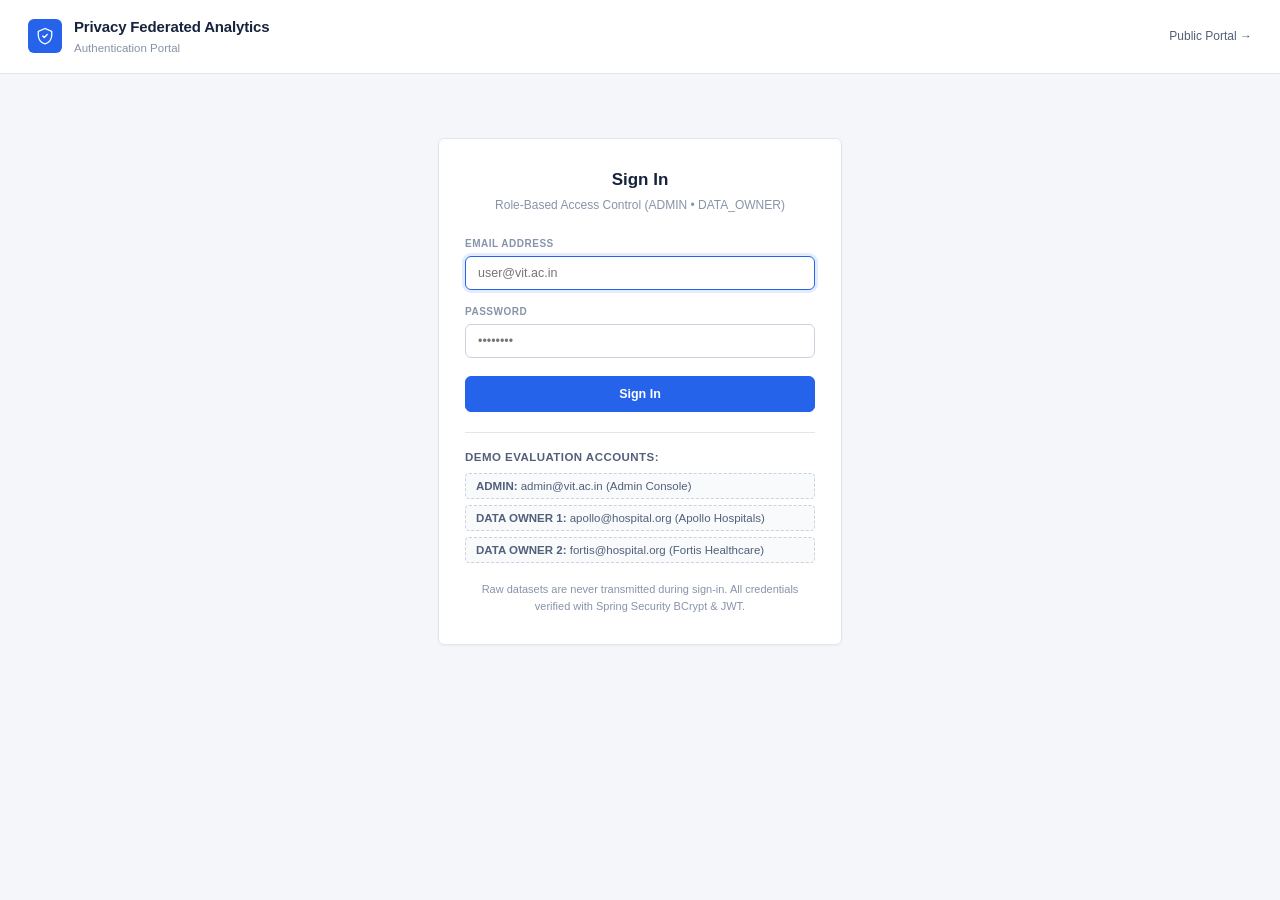
<file: backend/src/main/resources/static/admin-dashboard.html>
<!DOCTYPE html>
<html lang="en">
<head>
<meta charset="UTF-8" />
<meta name="viewport" content="width=device-width, initial-scale=1.0" />
<title>Administrator Dashboard — Privacy-Preserving Federated Analytics</title>
<link rel="stylesheet" href="css/org-portal.css" />
<style>
  .nav-tabs {
    display: flex; gap: 8px; border-bottom: 1px solid var(--border);
    margin-bottom: 20px; flex-wrap: wrap;
  }
  .nav-tab {
    padding: 10px 16px; font-weight: 600; font-size: 13px;
    color: var(--text-1); cursor: pointer; border-bottom: 2px solid transparent;
  }
  .nav-tab.active {
    color: var(--accent); border-bottom-color: var(--accent);
  }
  .search-filter-bar {
    display: flex; gap: 10px; align-items: center; margin-bottom: 14px; flex-wrap: wrap;
  }
  .pagination-bar {
    display: flex; justify-content: space-between; align-items: center;
    margin-top: 14px; font-size: 12px; color: var(--text-2);
  }
  .pagination-btns { display: flex; gap: 6px; }
  .pagination-btns button {
    padding: 4px 10px; border: 1px solid var(--border-strong);
    background: #fff; border-radius: 4px; cursor: pointer;
  }
  .pagination-btns button:disabled { opacity: 0.4; cursor: not-allowed; }
  .modal-overlay {
    position: fixed; inset: 0; background: rgba(15,23,42,0.6);
    display: flex; align-items: center; justify-content: center;
    z-index: 1000;
  }
  .modal-box {
    background: #fff; border-radius: 8px; padding: 24px;
    max-width: 480px; width: 90%; box-shadow: 0 10px 25px rgba(0,0,0,0.15);
  }
</style>
</head>
<body>

<header>
  <div class="brand">
    <div class="brand-icon" style="background:#7c3aed;">
      <svg width="18" height="18" viewBox="0 0 24 24" fill="none">
        <path d="M12 15a3 3 0 100-6 3 3 0 000 6z" stroke="currentColor" stroke-width="2"/>
        <path d="M19.4 15a1.65 1.65 0 00.33 1.82l.06.06a2 2 0 010 2.83 2 2 0 01-2.83 0l-.06-.06a1.65 1.65 0 00-1.82-.33 1.65 1.65 0 00-1 1.51V21a2 2 0 01-2 2 2 2 0 01-2-2v-.09A1.65 1.65 0 009 19.4a1.65 1.65 0 00-1.82.33l-.06.06a2 2 0 01-2.83 0 2 2 0 010-2.83l.06-.06a1.65 1.65 0 00.33-1.82 1.65 1.65 0 00-1.51-1H3a2 2 0 01-2-2 2 2 0 012-2h.09A1.65 1.65 0 004.6 9a1.65 1.65 0 00-.33-1.82l-.06-.06a2 2 0 010-2.83 2 2 0 012.83 0l.06.06a1.65 1.65 0 001.82.33H9a1.65 1.65 0 001-1.51V3a2 2 0 012-2 2 2 0 012 2v.09a1.65 1.65 0 001 1.51 1.65 1.65 0 001.82-.33l.06-.06a2 2 0 012.83 0 2 2 0 010 2.83l-.06.06a1.65 1.65 0 00-.33 1.82V9a1.65 1.65 0 001.51 1H21a2 2 0 012 2 2 2 0 01-2 2h-.09a1.65 1.65 0 00-1.51 1z" stroke="currentColor" stroke-width="2"/>
      </svg>
    </div>
    <div>
      <div class="brand-title">Admin Console</div>
      <div class="brand-sub">Federated Network Management &bull; VIT Database Systems</div>
    </div>
  </div>
  <div class="header-right">
    <a href="index.html" style="font-size:12px; color:var(--text-1); text-decoration:none; margin-right:12px;">Public Portal</a>
    <div class="user-pill">
      <span class="user-avatar" id="adminAvatar" style="background:#7c3aed; color:#fff;">A</span>
      <span id="adminName">Admin</span>
      <span class="role-tag" style="background:#f3e8ff; color:#7c3aed;">ADMIN</span>
    </div>
    <button class="btn-logout" onclick="adminLogout()">Log out</button>
  </div>
</header>

<main>

  <div class="nav-tabs">
    <div class="nav-tab active" data-roles="ADMIN" onclick="switchTab('tabOverview', this)">Overview &amp; Metrics</div>
    <div class="nav-tab" data-roles="ADMIN" onclick="switchTab('tabViews', this)">Database Views (PostgreSQL)</div>
    <div class="nav-tab" data-roles="ADMIN" onclick="switchTab('tabUsers', this)">User Management</div>
    <div class="nav-tab" data-roles="ADMIN" onclick="switchTab('tabDatabases', this)">Databases &amp; Orgs</div>
    <div class="nav-tab" data-roles="ADMIN" onclick="switchTab('tabContributions', this)">Global Contributions</div>
    <div class="nav-tab" data-roles="ADMIN" onclick="switchTab('tabFederated', this)">Federated Runs</div>
    <div class="nav-tab" data-roles="ADMIN" onclick="switchTab('tabAudit', this)">Audit Logs (Triggers)</div>
  </div>

  <div id="dashboardNotice" class="alert error" style="display:none; margin-bottom:14px;"></div>

  <!-- TAB 1: OVERVIEW -->
  <section id="tabOverview" data-roles="ADMIN">
    <div class="section-title">PostgreSQL Database System Aggregates</div>
    <div class="cards-grid" style="grid-template-columns: repeat(4, 1fr); margin-bottom:20px;">
      <div class="card metric-card">
        <div class="label">Total Users</div>
        <div class="value" id="statUsers">—</div>
        <div class="sub" id="statDataOwners">— data owners</div>
      </div>
      <div class="card metric-card">
        <div class="label">Registered Databases</div>
        <div class="value" id="statDatabases">—</div>
        <div class="sub" id="statActiveDbs">— active nodes</div>
      </div>
      <div class="card metric-card">
        <div class="label">Total Contributions</div>
        <div class="value" id="statContributions">—</div>
        <div class="sub" id="statRecords">— records protected</div>
      </div>
      <div class="card metric-card">
        <div class="label">Global Privacy Spent (&epsilon;)</div>
        <div class="value" id="statPrivacySpent" style="color:var(--amber);">—</div>
        <div class="sub">Cumulative RDP expenditure</div>
      </div>
    </div>

    <div class="cards-grid" style="grid-template-columns: repeat(4, 1fr); margin-bottom:20px;">
      <div class="card metric-card">
        <div class="label">Global Protected Sum</div>
        <div class="value" id="statNoisySum">—</div>
        <div class="sub">Aggregated noisy sums</div>
      </div>
      <div class="card metric-card">
        <div class="label">Global Protected Mean</div>
        <div class="value" id="statMean" style="color:var(--accent);">—</div>
        <div class="sub">Protected federated average</div>
      </div>
      <div class="card metric-card">
        <div class="label">Avg Anomaly Rate</div>
        <div class="value" id="statAvgAnomaly">—</div>
        <div class="sub">Z-score detected outliers</div>
      </div>
      <div class="card metric-card">
        <div class="label">Record Range (Min - Max)</div>
        <div class="value small" id="statRecordRange">—</div>
        <div class="sub" id="statDatasets">— registered datasets</div>
      </div>
    </div>

    <!-- QUICK ACTIONS -->
    <div class="card" style="margin-top:20px;">
      <div style="font-weight:700; margin-bottom:10px;">Central Federated Aggregation Trigger</div>
      <p style="font-size:12px; color:var(--text-1); margin-top:0;">
        Executes central federated synthesis across all contributing nodes without accessing raw records.
        Saves the resulting execution run and M:N participation details into PostgreSQL.
      </p>
      <button class="btn-primary" onclick="triggerCentralFederatedRun()">Execute Global Federated Aggregation Run</button>
      <span id="runResultMsg" style="margin-left:14px; font-size:12px; color:var(--green); font-weight:600;"></span>
    </div>
  </section>

  <!-- TAB 2: POSTGRESQL VIEWS -->
  <section id="tabViews" data-roles="ADMIN" style="display:none;">
    <div class="section-title">Database View: v_organization_contribution_summary</div>
    <div class="search-filter-bar">
      <input type="text" id="viewSearch" placeholder="Search organization view…" oninput="loadViews(0)" style="padding:6px 12px; border:1px solid var(--border-strong); border-radius:4px; font-size:12px;" />
      <button class="btn-secondary" onclick="loadViews(0)">Refresh View</button>
    </div>
    <div class="table-wrap">
      <table>
        <thead>
          <tr>
            <th>Organization</th>
            <th>Identifier</th>
            <th>Owner</th>
            <th>Contributions</th>
            <th>Protected Records</th>
            <th>Noisy Sum</th>
            <th>Budget Spent (&epsilon;)</th>
            <th>Remaining (&epsilon;)</th>
            <th>Avg Anomaly Rate</th>
            <th>Last Contributed</th>
          </tr>
        </thead>
        <tbody id="viewsBody"></tbody>
      </table>
    </div>
    <div class="pagination-bar" id="viewPagination">
      <span id="viewPageInfo">Page 1 of 1</span>
      <div class="pagination-btns">
        <button id="btnPrevView" onclick="changeViewPage(-1)">Previous</button>
        <button id="btnNextView" onclick="changeViewPage(1)">Next</button>
      </div>
    </div>
  </section>

  <!-- TAB 3: USER MANAGEMENT -->
  <section id="tabUsers" data-roles="ADMIN" style="display:none;">
    <div style="display:flex; justify-content:space-between; align-items:center; margin-bottom:12px;">
      <div class="section-title" style="margin-bottom:0;">User Management (CRUD)</div>
      <button class="btn-primary" onclick="openCreateUserModal()">+ Create User</button>
    </div>
    <div class="search-filter-bar">
      <input type="text" id="userSearch" placeholder="Search by name or email…" oninput="loadUsers(0)" style="padding:6px 12px; border:1px solid var(--border-strong); border-radius:4px; font-size:12px;" />
      <select id="userRoleFilter" onchange="loadUsers(0)">
        <option value="">All Roles</option>
        <option value="ADMIN">ADMIN</option>
        <option value="DATA_OWNER">DATA_OWNER</option>
        <option value="RESEARCHER">RESEARCHER</option>
      </select>
      <select id="userActiveFilter" onchange="loadUsers(0)">
        <option value="">All Statuses</option>
        <option value="true">Active</option>
        <option value="false">Inactive</option>
      </select>
    </div>
    <div class="table-wrap">
      <table>
        <thead>
          <tr>
            <th>ID</th>
            <th>Full Name</th>
            <th>Email</th>
            <th>Role</th>
            <th>Status</th>
            <th>Created At</th>
            <th>Actions</th>
          </tr>
        </thead>
        <tbody id="usersBody"></tbody>
      </table>
    </div>
    <div class="pagination-bar">
      <span id="userPageInfo">Page 1 of 1</span>
      <div class="pagination-btns">
        <button id="btnPrevUser" onclick="changeUserPage(-1)">Previous</button>
        <button id="btnNextUser" onclick="changeUserPage(1)">Next</button>
      </div>
    </div>
  </section>

  <!-- TAB 4: DATABASES -->
  <section id="tabDatabases" data-roles="ADMIN" style="display:none;">
    <div class="section-title">Registered Federated Databases (CRUD)</div>
    <div class="search-filter-bar">
      <input type="text" id="dbSearch" placeholder="Search database identifier or org…" oninput="loadDatabases(0)" style="padding:6px 12px; border:1px solid var(--border-strong); border-radius:4px; font-size:12px;" />
      <select id="dbActiveFilter" onchange="loadDatabases(0)">
        <option value="">All Statuses</option>
        <option value="true">Active</option>
        <option value="false">Inactive</option>
      </select>
    </div>
    <div class="table-wrap">
      <table>
        <thead>
          <tr>
            <th>ID</th>
            <th>Organization</th>
            <th>DB Identifier</th>
            <th>Owner Email</th>
            <th>Budget (&epsilon;)</th>
            <th>Spent (&epsilon;)</th>
            <th>Status</th>
            <th>Registered At</th>
            <th>Actions</th>
          </tr>
        </thead>
        <tbody id="databasesBody"></tbody>
      </table>
    </div>
    <div class="pagination-bar">
      <span id="dbPageInfo">Page 1 of 1</span>
      <div class="pagination-btns">
        <button id="btnPrevDb" onclick="changeDbPage(-1)">Previous</button>
        <button id="btnNextDb" onclick="changeDbPage(1)">Next</button>
      </div>
    </div>
  </section>

  <!-- TAB 5: GLOBAL CONTRIBUTIONS -->
  <section id="tabContributions" data-roles="ADMIN" style="display:none;">
    <div class="section-title">All Submitted Differential Privacy Contributions</div>
    <div class="search-filter-bar">
      <input type="text" id="globalContribSearch" placeholder="Search contributions by org or database…" oninput="loadGlobalContributions(0)" style="padding:6px 12px; border:1px solid var(--border-strong); border-radius:4px; font-size:12px;" />
    </div>
    <div class="table-wrap">
      <table>
        <thead>
          <tr>
            <th>ID</th>
            <th>Organization</th>
            <th>Database</th>
            <th>Records</th>
            <th>Noisy Sum</th>
            <th>&epsilon;</th>
            <th>Noise &sigma;</th>
            <th>Bounds</th>
            <th>Anomaly Rate</th>
            <th>Submitted At</th>
            <th>Actions</th>
          </tr>
        </thead>
        <tbody id="globalContribBody"></tbody>
      </table>
    </div>
    <div class="pagination-bar">
      <span id="contribPageInfo">Page 1 of 1</span>
      <div class="pagination-btns">
        <button id="btnPrevContrib" onclick="changeGlobalContribPage(-1)">Previous</button>
        <button id="btnNextContrib" onclick="changeGlobalContribPage(1)">Next</button>
      </div>
    </div>
  </section>

  <!-- TAB 6: FEDERATED RUNS -->
  <section id="tabFederated" data-roles="ADMIN,RESEARCHER" style="display:none;">
    <div class="section-title">Historical Federated Computation Runs</div>
    <div class="card" style="margin-bottom:16px;">
      <form id="federatedRunForm" onsubmit="startFederatedRun(event)" style="display:flex; gap:10px; align-items:end; flex-wrap:wrap;">
        <div class="field-group">
          <label for="runMetric">Supported aggregate</label>
          <select id="runMetric">
            <option value="overall">Overall protected mean</option>
          </select>
        </div>
        <button class="btn-primary" id="startRunButton" type="submit">Start Federated Run</button>
        <span id="federatedRunMessage" role="status" aria-live="polite"></span>
      </form>
    </div>
    <div class="table-wrap">
      <table>
        <thead>
          <tr>
            <th>Run ID</th>
            <th>Metric</th>
            <th>Orgs Participated</th>
            <th>Contributions</th>
            <th>Protected Records</th>
            <th>Aggregated Noisy Sum</th>
            <th>Global Mean</th>
            <th>Executed By</th>
            <th>Executed At</th>
          </tr>
        </thead>
        <tbody id="fedRunsBody"></tbody>
      </table>
    </div>
    <div class="pagination-bar">
      <span id="fedRunsPageInfo">Page 1 of 1</span>
      <div class="pagination-btns">
        <button id="btnPrevRuns" onclick="changeRunsPage(-1)">Previous</button>
        <button id="btnNextRuns" onclick="changeRunsPage(1)">Next</button>
      </div>
    </div>
  </section>

  <!-- TAB 7: AUDIT LOGS -->
  <section id="tabAudit" data-roles="ADMIN" style="display:none;">
    <div class="section-title">Security &amp; Automated Trigger Audit Log</div>
    <div class="search-filter-bar">
      <input type="text" id="auditSearch" placeholder="Search by email or details…" oninput="loadAuditLogs(0)" style="padding:6px 12px; border:1px solid var(--border-strong); border-radius:4px; font-size:12px;" />
      <select id="auditActionFilter" onchange="loadAuditLogs(0)">
        <option value="">All Actions</option>
        <option value="CONTRIBUTION_SUBMITTED">CONTRIBUTION_SUBMITTED (Trigger)</option>
        <option value="CONTRIBUTION_DELETED">CONTRIBUTION_DELETED (Trigger)</option>
        <option value="LOGIN_SUCCESS">LOGIN_SUCCESS</option>
        <option value="SYSTEM_BOOTSTRAP">SYSTEM_BOOTSTRAP</option>
      </select>
      <label for="auditStartDate">From</label>
      <input type="date" id="auditStartDate" onchange="loadAuditLogs(0)" />
      <label for="auditEndDate">To</label>
      <input type="date" id="auditEndDate" onchange="loadAuditLogs(0)" />
    </div>
    <div class="table-wrap">
      <table>
        <thead>
          <tr>
            <th>ID</th>
            <th>Action</th>
            <th>Entity</th>
            <th>User</th>
            <th>IP Address</th>
            <th>Details</th>
            <th>Status</th>
            <th>Timestamp</th>
          </tr>
        </thead>
        <tbody id="auditBody"></tbody>
      </table>
    </div>
    <div class="pagination-bar">
      <span id="auditPageInfo">Page 1 of 1</span>
      <div class="pagination-btns">
        <button id="btnPrevAudit" onclick="changeAuditPage(-1)">Previous</button>
        <button id="btnNextAudit" onclick="changeAuditPage(1)">Next</button>
      </div>
    </div>
  </section>

</main>

<!-- CREATE USER MODAL -->
<div class="modal-overlay" id="createUserModal" style="display:none;">
  <div class="modal-box">
    <div style="font-weight:700; margin-bottom:12px;">Create New User Account</div>
    <div class="field-group" style="margin-bottom:10px;">
      <label>Full Name</label>
      <input type="text" id="newUserFullName" style="width:100%;" />
    </div>
    <div class="field-group" style="margin-bottom:10px;">
      <label>Email</label>
      <input type="email" id="newUserEmail" style="width:100%;" />
    </div>
    <div class="field-group" style="margin-bottom:10px;">
      <label>Password</label>
      <input type="password" id="newUserPassword" style="width:100%;" />
    </div>
    <div class="field-group" style="margin-bottom:16px;">
      <label>Role</label>
      <select id="newUserRole" style="width:100%;">
        <option value="DATA_OWNER">DATA_OWNER</option>
        <option value="RESEARCHER">RESEARCHER</option>
        <option value="ADMIN">ADMIN</option>
      </select>
    </div>
    <div class="alert error" id="newUserError" style="display:none; margin-bottom:12px;"></div>
    <div style="display:flex; justify-content:flex-end; gap:8px;">
      <button class="btn-secondary" onclick="closeCreateUserModal()">Cancel</button>
      <button class="btn-primary" onclick="submitCreateUser()">Create User</button>
    </div>
  </div>
</div>

<script src="js/org-portal.js"></script>
<script>
  const adminSession = OrgAuth.getSession();
  if (!adminSession || !adminSession.token) {
    window.location.href = 'org-login.html';
  } else if (adminSession.role === 'DATA_OWNER') {
    window.location.href = 'org-dashboard.html';
  } else if (adminSession.role === 'RESEARCHER') {
    window.location.href = 'researcher-dashboard.html';
  } else if (adminSession.role !== 'ADMIN') {
    window.location.href = 'org-login.html';
  } else {
    document.getElementById('adminName').textContent = adminSession.fullName || adminSession.email;
    document.querySelector('.brand-title').textContent =
      'Admin Console';
    document.querySelector('.brand-sub').textContent = 'Federated Network Management • VIT Database Systems';
    document.querySelector('.role-tag').textContent = adminSession.role;
    document.querySelectorAll('[data-roles]').forEach(element => {
      const roles = element.dataset.roles.split(',');
      if (!roles.includes(adminSession.role)) element.style.display = 'none';
    });
  }

  function adminLogout() {
    OrgAuth.logout();
  }

  function setDashboardNotice(message, isError = true) {
    const el = document.getElementById('dashboardNotice');
    if (!el) return;
    el.textContent = message || '';
    el.style.display = message ? 'block' : 'none';
    el.classList.toggle('error', isError);
    el.classList.toggle('success', !isError);
  }

  function switchTab(tabId, tabElement) {
    const section = document.getElementById(tabId);
    if (!section || !section.dataset.roles.split(',').includes(adminSession.role)) {
      setDashboardNotice('Access denied. This section is not available to your role.');
      return;
    }
    setDashboardNotice('');
    document.querySelectorAll('main > section').forEach(sec => sec.style.display = 'none');
    document.querySelectorAll('.nav-tab').forEach(tab => tab.classList.remove('active'));
    section.style.display = 'block';
    if (tabElement) tabElement.classList.add('active');

    if (tabId === 'tabOverview') loadOverview();
    if (tabId === 'tabViews') loadViews(0);
    if (tabId === 'tabUsers') loadUsers(0);
    if (tabId === 'tabDatabases') loadDatabases(0);
    if (tabId === 'tabContributions') loadGlobalContributions(0);
    if (tabId === 'tabFederated') loadFederatedRuns(0);
    if (tabId === 'tabAudit') loadAuditLogs(0);
  }

  async function authFetch(url, options = {}) {
    options.headers = options.headers || {};
    options.headers['Authorization'] = `Bearer ${adminSession.token}`;
    const res = await fetch(url, options);
    OrgAuth.handleAuthFailure(res, 'The server rejected the authentication request.');
    if (res.status === 403) {
      const message = 'Access denied. You do not have permission for this action.';
      setDashboardNotice(message, true);
      throw new Error(message);
    }
    return res;
  }

  // OVERVIEW
  async function loadOverview() {
    try {
      const res = await authFetch('/api/admin/status');
      const data = await res.json();
      document.getElementById('statUsers').textContent = data.totalUsers;
      document.getElementById('statDataOwners').textContent = `${data.totalDataOwners} data owners`;
      document.getElementById('statDatabases').textContent = data.totalOrganizations;
      document.getElementById('statActiveDbs').textContent = `${data.activeOrganizations} active nodes`;
      document.getElementById('statContributions').textContent = data.totalContributions;
      document.getElementById('statRecords').textContent = `${Number(data.totalProtectedRecords).toLocaleString()} records protected`;
      document.getElementById('statPrivacySpent').textContent = Number(data.totalPrivacySpent || 0).toFixed(4);
      document.getElementById('statNoisySum').textContent = Number(data.globalNoisySum || 0).toLocaleString(undefined, { maximumFractionDigits: 2 });
      document.getElementById('statMean').textContent = Number(data.globalProtectedMean || 0).toFixed(4);
      document.getElementById('statAvgAnomaly').textContent = ((data.avgAnomalyRate || 0) * 100).toFixed(2) + '%';
      document.getElementById('statRecordRange').textContent = `${data.minRecords} - ${data.maxRecords}`;
      document.getElementById('statDatasets').textContent = `${data.totalDatasets} registered datasets`;
    } catch (e) {
      console.error(e);
    }
  }

  async function triggerCentralFederatedRun() {
    const msg = document.getElementById('runResultMsg');
    await createFederatedRun('overall', msg);
  }

  async function startFederatedRun(event) {
    event.preventDefault();
    const button = document.getElementById('startRunButton');
    button.disabled = true;
    try {
      await createFederatedRun(document.getElementById('runMetric').value, document.getElementById('federatedRunMessage'));
    } finally {
      button.disabled = false;
    }
  }

  async function createFederatedRun(metric, messageElement) {
    messageElement.textContent = 'Executing federated computation…';
    try {
      const res = await authFetch(`/api/analytics/results/runs?metric=${encodeURIComponent(metric)}`, { method: 'POST' });
      const data = await res.json();
      messageElement.textContent =
        `Completed run ${data.runIdentifier}: Mean = ${Number(data.globalProtectedMean).toFixed(4)} over ${data.participatingOrgCount} organizations.`;
      OrgAuth.notifyPublicDashboardUpdated();
      await loadFederatedRuns(runsPage);
      if (adminSession.role === 'ADMIN') await loadOverview();
    } catch (e) {
      messageElement.textContent = `Run failed: ${e.message}`;
    }
  }

  // VIEWS
  let viewPage = 0;
  async function loadViews(page = 0) {
    viewPage = page;
    const q = document.getElementById('viewSearch').value;
    try {
      let url = `/api/admin/views/organization-summary?page=${page}&size=10`;
      if (q) url += `&query=${encodeURIComponent(q)}`;
      const res = await authFetch(url);
      const data = await res.json();
      const items = data.content || (Array.isArray(data) ? data : []);
      const body = document.getElementById('viewsBody');
      body.innerHTML = items.map(v => `
        <tr>
          <td><strong>${escapeHtml(v.organizationName)}</strong></td>
          <td>${escapeHtml(v.dbIdentifier)}</td>
          <td>${escapeHtml(v.ownerEmail)}</td>
          <td>${v.contributionCount}</td>
          <td>${Number(v.totalRecordsProtected || 0).toLocaleString()}</td>
          <td>${Number(v.totalNoisySum || 0).toFixed(2)}</td>
          <td>${Number(v.privacyEpsilonSpent || 0).toFixed(4)}</td>
          <td>${Number(v.privacyBudgetRemaining || 0).toFixed(4)}</td>
          <td>${((v.avgAnomalyRate || 0) * 100).toFixed(2)}%</td>
          <td>${v.lastContributionAt ? new Date(v.lastContributionAt).toLocaleTimeString() : '—'}</td>
        </tr>
      `).join('');
    } catch (e) { console.error(e); }
  }

  // USERS
  let userPage = 0;
  async function loadUsers(page = 0) {
    userPage = page;
    const q = document.getElementById('userSearch').value;
    const r = document.getElementById('userRoleFilter').value;
    const a = document.getElementById('userActiveFilter').value;
    try {
      let url = `/api/users?page=${page}&size=10`;
      if (q) url += `&query=${encodeURIComponent(q)}`;
      if (r) url += `&role=${encodeURIComponent(r)}`;
      if (a) url += `&active=${encodeURIComponent(a)}`;
      const res = await authFetch(url);
      const data = await res.json();
      const items = data.content || [];
      document.getElementById('usersBody').innerHTML = items.map(u => `
        <tr>
          <td>#${u.id}</td>
          <td>${escapeHtml(u.fullName)}</td>
          <td>${escapeHtml(u.email)}</td>
          <td><span class="role-tag">${u.role}</span></td>
          <td><span class="badge ${u.active ? 'active' : 'inactive'}">${u.active ? 'Active' : 'Inactive'}</span></td>
          <td>${new Date(u.createdAt).toLocaleDateString()}</td>
          <td>
            <button onclick="toggleUserActive(${u.id}, ${!u.active})" style="border:none; background:none; cursor:pointer; color:var(--accent);">
              ${u.active ? 'Deactivate' : 'Activate'}
            </button>
            <button onclick="deleteUserAccount(${u.id})" style="border:none; background:none; cursor:pointer; color:var(--red); margin-left:6px;">
              Delete
            </button>
          </td>
        </tr>
      `).join('');
      document.getElementById('userPageInfo').textContent = `Page ${userPage + 1} of ${data.totalPages || 1} (${data.totalElements || 0} users)`;
      document.getElementById('btnPrevUser').disabled = userPage <= 0;
      document.getElementById('btnNextUser').disabled = userPage >= (data.totalPages || 1) - 1;
    } catch (e) { console.error(e); }
  }

  function changeUserPage(d) { loadUsers(userPage + d); }
  async function toggleUserActive(id, newStatus) {
    await authFetch(`/api/users/${id}`, {
      method: 'PUT',
      headers: { 'Content-Type': 'application/json' },
      body: JSON.stringify({ active: newStatus })
    });
    loadUsers(userPage);
  }
  async function deleteUserAccount(id) {
    if (!confirm(`Delete user #${id}?`)) return;
    try {
      await authFetch(`/api/users/${id}`, { method: 'DELETE' });
      loadUsers(userPage);
    } catch (e) { alert(e.message); }
  }

  function openCreateUserModal() { document.getElementById('createUserModal').style.display = 'flex'; }
  function closeCreateUserModal() { document.getElementById('createUserModal').style.display = 'none'; }
  async function submitCreateUser() {
    const fullName = document.getElementById('newUserFullName').value.trim();
    const email = document.getElementById('newUserEmail').value.trim();
    const password = document.getElementById('newUserPassword').value.trim();
    const role = document.getElementById('newUserRole').value;
    try {
      const res = await authFetch('/api/users/admin', {
        method: 'POST',
        headers: { 'Content-Type': 'application/json' },
        body: JSON.stringify({ fullName, email, password, role })
      });
      if (!res.ok) {
        const body = await res.json();
        throw new Error(body.error || 'Failed');
      }
      closeCreateUserModal();
      loadUsers(0);
    } catch (e) {
      document.getElementById('newUserError').textContent = e.message;
      document.getElementById('newUserError').style.display = 'block';
    }
  }

  // DATABASES
  let dbPage = 0;
  async function loadDatabases(page = 0) {
    dbPage = page;
    const q = document.getElementById('dbSearch').value;
    const a = document.getElementById('dbActiveFilter').value;
    try {
      let url = `/api/databases?page=${page}&size=10`;
      if (q) url += `&query=${encodeURIComponent(q)}`;
      if (a) url += `&active=${encodeURIComponent(a)}`;
      const res = await authFetch(url);
      const data = await res.json();
      const items = data.content || [];
      document.getElementById('databasesBody').innerHTML = items.map(db => `
        <tr>
          <td>#${db.id}</td>
          <td><strong>${escapeHtml(db.organizationName)}</strong></td>
          <td>${escapeHtml(db.dbIdentifier)}</td>
          <td>${escapeHtml(db.ownerEmail)}</td>
          <td>${Number(db.privacyEpsilonBudget).toFixed(2)}</td>
          <td>${Number(db.privacyEpsilonSpent).toFixed(4)}</td>
          <td><span class="badge ${db.active ? 'active' : 'inactive'}">${db.active ? 'Active' : 'Inactive'}</span></td>
          <td>${new Date(db.registeredAt).toLocaleDateString()}</td>
          <td>
            <button onclick="deleteDatabaseItem(${db.id})" style="border:none; background:none; cursor:pointer; color:var(--red);">
              Delete
            </button>
          </td>
        </tr>
      `).join('');
      document.getElementById('dbPageInfo').textContent = `Page ${dbPage + 1} of ${data.totalPages || 1}`;
      document.getElementById('btnPrevDb').disabled = dbPage <= 0;
      document.getElementById('btnNextDb').disabled = dbPage >= (data.totalPages || 1) - 1;
    } catch (e) { console.error(e); }
  }
  function changeDbPage(d) { loadDatabases(dbPage + d); }
  async function deleteDatabaseItem(id) {
    if (!confirm(`Delete database #${id}?`)) return;
    await authFetch(`/api/databases/${id}`, { method: 'DELETE' });
    loadDatabases(dbPage);
  }

  // GLOBAL CONTRIBUTIONS
  let contribPage = 0;
  async function loadGlobalContributions(page = 0) {
    contribPage = page;
    const q = document.getElementById('globalContribSearch').value;
    try {
      let url = `/api/analytics/contributions?page=${page}&size=10`;
      if (q) url += `&query=${encodeURIComponent(q)}`;
      const res = await authFetch(url);
      const data = await res.json();
      const items = data.content || [];
      document.getElementById('globalContribBody').innerHTML = items.map(c => `
        <tr>
          <td>#${c.id}</td>
          <td>${escapeHtml(c.organizationName)}</td>
          <td>${escapeHtml(c.databaseIdentifier)}</td>
          <td>${c.recordCount}</td>
          <td>${Number(c.noisySum).toFixed(2)}</td>
          <td>&epsilon;=${c.epsilon}</td>
          <td>&sigma;=${c.noiseSigma}</td>
          <td>[${c.clippingLower ?? 0}, ${c.clippingUpper ?? 100}]</td>
          <td>${((c.anomalyRate || 0) * 100).toFixed(1)}%</td>
          <td>${new Date(c.submittedAt).toLocaleTimeString()}</td>
          <td>
            <button onclick="deleteGlobalContrib(${c.id})" style="border:none; background:none; cursor:pointer; color:var(--red);">Delete</button>
          </td>
        </tr>
      `).join('');
      document.getElementById('contribPageInfo').textContent = `Page ${contribPage + 1} of ${data.totalPages || 1}`;
      document.getElementById('btnPrevContrib').disabled = contribPage <= 0;
      document.getElementById('btnNextContrib').disabled = contribPage >= (data.totalPages || 1) - 1;
    } catch (e) { console.error(e); }
  }
  function changeGlobalContribPage(d) { loadGlobalContributions(contribPage + d); }
  async function deleteGlobalContrib(id) {
    if (!confirm(`Delete contribution #${id}?`)) return;
    await authFetch(`/api/analytics/contributions/${id}`, { method: 'DELETE' });
    loadGlobalContributions(contribPage);
  }

  // FEDERATED RUNS
  let runsPage = 0;
  async function loadFederatedRuns(page = 0) {
    runsPage = page;
    try {
      const res = await authFetch(`/api/analytics/results/runs?page=${page}&size=10`);
      const data = await res.json();
      const items = data.content || [];
      document.getElementById('fedRunsBody').innerHTML = items.map(r => `
        <tr>
          <td><strong>${escapeHtml(r.runIdentifier)}</strong></td>
          <td>${escapeHtml(r.targetMetric)}</td>
          <td>${r.participatingOrgCount}</td>
          <td>${r.totalContributionCount}</td>
          <td>${Number(r.protectedTotalRecords).toLocaleString()}</td>
          <td>${Number(r.protectedAggregateSum).toFixed(2)}</td>
          <td>${Number(r.globalProtectedMean).toFixed(4)}</td>
          <td>${escapeHtml(r.executedByEmail || 'SYSTEM')}</td>
          <td>${new Date(r.executedAt).toLocaleString()}</td>
        </tr>
      `).join('');
      document.getElementById('fedRunsPageInfo').textContent = `Page ${runsPage + 1} of ${data.totalPages || 1}`;
      document.getElementById('btnPrevRuns').disabled = runsPage <= 0;
      document.getElementById('btnNextRuns').disabled = runsPage >= (data.totalPages || 1) - 1;
    } catch (e) { console.error(e); }
  }
  function changeRunsPage(d) { loadFederatedRuns(runsPage + d); }

  // AUDIT LOGS
  let auditPage = 0;
  async function loadAuditLogs(page = 0) {
    auditPage = page;
    const q = document.getElementById('auditSearch').value;
    const act = document.getElementById('auditActionFilter').value;
    try {
      let url = `/api/admin/audit-logs?page=${page}&size=15`;
      if (q) url += `&query=${encodeURIComponent(q)}`;
      if (act) url += `&action=${encodeURIComponent(act)}`;
      const start = document.getElementById('auditStartDate').value;
      const end = document.getElementById('auditEndDate').value;
      if (start) url += `&startDate=${encodeURIComponent(`${start}T00:00:00`)}`;
      if (end) url += `&endDate=${encodeURIComponent(`${end}T23:59:59`)}`;
      const res = await authFetch(url);
      const data = await res.json();
      const items = data.content || [];
      document.getElementById('auditBody').innerHTML = items.map(a => `
        <tr>
          <td>#${a.id}</td>
          <td><span class="role-tag" style="background:#e0f2fe; color:#0369a1;">${escapeHtml(a.action)}</span></td>
          <td>${escapeHtml(a.entityType)}</td>
          <td>${escapeHtml(a.userEmail || 'SYSTEM')}</td>
          <td><code>${escapeHtml(a.ipAddress || '127.0.0.1')}</code></td>
          <td style="max-width:260px; word-break:break-word;">${escapeHtml(a.details)}</td>
          <td><span class="badge ${a.status === 'SUCCESS' ? 'active' : 'inactive'}">${escapeHtml(a.status)}</span></td>
          <td>${new Date(a.createdAt).toLocaleTimeString()}</td>
        </tr>
      `).join('');
      document.getElementById('auditPageInfo').textContent = `Page ${auditPage + 1} of ${data.totalPages || 1}`;
      document.getElementById('btnPrevAudit').disabled = auditPage <= 0;
      document.getElementById('btnNextAudit').disabled = auditPage >= (data.totalPages || 1) - 1;
    } catch (e) { console.error(e); }
  }
  function changeAuditPage(d) { loadAuditLogs(auditPage + d); }

  if (adminSession && adminSession.role === 'ADMIN') {
    loadOverview();
  }
</script>

</body>
</html>
</file>
<file: backend/src/main/resources/static/css/org-portal.css>
/* Organization Portal — shared styles.
   Design tokens intentionally match backend/src/main/resources/static/index.html
   so Phase 2 pages feel like part of the same product. */

:root {
  --bg-0: #f4f6f9;
  --bg-1: #ffffff;
  --bg-2: #f8f9fb;
  --bg-card: #ffffff;
  --border: #e2e6ec;
  --border-strong: #cbd2dd;
  --text-0: #16233c;
  --text-1: #52607a;
  --text-2: #8794a8;
  --accent: #2563eb;
  --accent-dark: #1d4ed8;
  --cyan: #0891b2;
  --green: #17915a;
  --green-bg: #e9f8f1;
  --amber: #b7791f;
  --amber-bg: #fdf6e8;
  --red: #c53030;
  --red-bg: #fdecec;
  --radius: 6px;
  --mono: 'SF Mono', 'Cascadia Code', Consolas, 'Courier New', monospace;
  --shadow: 0 1px 2px rgba(16,24,40,0.04);
}

* { box-sizing: border-box; }

body {
  margin: 0;
  font-family: 'Inter', 'Segoe UI', Arial, sans-serif;
  background: var(--bg-0);
  color: var(--text-0);
  min-height: 100vh;
  font-size: 13px;
  line-height: 1.5;
}

header {
  padding: 16px 28px;
  display: flex;
  justify-content: space-between;
  align-items: center;
  flex-wrap: wrap;
  gap: 12px;
  border-bottom: 1px solid var(--border);
  background: var(--bg-1);
}

.brand { display: flex; align-items: center; gap: 12px; }
.brand-icon {
  width: 34px; height: 34px;
  border-radius: var(--radius);
  background: var(--accent);
  display: flex; align-items: center; justify-content: center;
  color: #fff;
}
.brand-title { font-size: 15px; font-weight: 700; letter-spacing: -0.01em; color: var(--text-0); }
.brand-sub { font-size: 11.5px; color: var(--text-2); margin-top: 1px; }

.header-right { display: flex; align-items: center; gap: 10px; }

.user-pill {
  display: flex; align-items: center; gap: 9px;
  padding: 6px 12px 6px 6px;
  border-radius: 999px;
  background: var(--bg-2);
  border: 1px solid var(--border);
  font-size: 12px;
  color: var(--text-1);
}
.user-avatar {
  width: 24px; height: 24px; border-radius: 50%;
  background: var(--accent);
  color: #fff;
  display: flex; align-items: center; justify-content: center;
  font-size: 11px; font-weight: 700;
  flex-shrink: 0;
}
.user-pill .role-tag {
  font-size: 9.5px; font-weight: 700; letter-spacing: 0.04em; text-transform: uppercase;
  color: var(--accent);
  background: #eef2ff;
  padding: 2px 6px;
  border-radius: 999px;
}

button.btn-logout {
  display: flex; align-items: center; gap: 6px;
  background: var(--bg-1);
  border: 1px solid var(--border-strong);
  color: var(--text-1);
  padding: 7px 14px;
  border-radius: var(--radius);
  font-size: 12px;
  font-weight: 500;
  cursor: pointer;
  font-family: inherit;
  transition: border-color 0.15s, color 0.15s, background 0.15s;
}
button.btn-logout:hover { border-color: var(--red); color: var(--red); background: var(--red-bg); }

main { max-width: 1100px; margin: 0 auto; padding: 22px 28px 60px; }
main.narrow { max-width: 460px; padding-top: 64px; }

section { margin-bottom: 26px; }

.section-title {
  font-size: 11px;
  font-weight: 700;
  text-transform: uppercase;
  letter-spacing: 0.07em;
  color: var(--text-2);
  margin-bottom: 10px;
  display: flex;
  align-items: center;
  gap: 8px;
}
.section-title::after { content: ''; flex: 1; height: 1px; background: var(--border); }

.card {
  background: var(--bg-card);
  border: 1px solid var(--border);
  border-radius: var(--radius);
  box-shadow: var(--shadow);
  padding: 18px;
}

.info-grid {
  display: grid;
  grid-template-columns: repeat(3, 1fr);
  gap: 1px;
  background: var(--border);
  border: 1px solid var(--border);
  border-radius: var(--radius);
  overflow: hidden;
  box-shadow: var(--shadow);
}
.info-item { background: var(--bg-card); padding: 14px 16px; }
.info-item .label { font-size: 10.5px; color: var(--text-2); margin-bottom: 6px; text-transform: uppercase; letter-spacing: 0.04em; font-weight: 600; }
.info-item .value { font-size: 14.5px; font-weight: 700; color: var(--text-0); word-break: break-word; }
.info-item .value.small { font-size: 12.5px; font-weight: 500; color: var(--text-1); }

.privacy-banner {
  display: flex;
  align-items: flex-start;
  gap: 12px;
  background: var(--green-bg);
  border: 1px solid #bfe6d2;
  border-radius: var(--radius);
  padding: 14px 16px;
  color: #10603d;
  font-size: 12.5px;
  line-height: 1.6;
}
.privacy-banner svg { flex-shrink: 0; margin-top: 1px; }
.privacy-banner strong { font-weight: 700; }

.upload-zone {
  border: 1.5px dashed var(--border-strong);
  border-radius: var(--radius);
  padding: 28px 18px;
  text-align: center;
  background: var(--bg-2);
  cursor: pointer;
  transition: border-color 0.15s, background 0.15s;
}
.upload-zone:hover, .upload-zone.dragover { border-color: var(--accent); background: #f5f8ff; }
.upload-zone input[type="file"] { display: none; }
.upload-zone .upload-title { font-size: 13px; font-weight: 600; color: var(--text-0); margin-bottom: 4px; }
.upload-zone .upload-sub { font-size: 11.5px; color: var(--text-2); }

.file-chip {
  display: inline-flex; align-items: center; gap: 8px;
  background: var(--bg-2);
  border: 1px solid var(--border);
  border-radius: 999px;
  padding: 6px 12px;
  font-size: 12px;
  color: var(--text-1);
  margin-top: 12px;
}
.file-chip .dot { width: 6px; height: 6px; border-radius: 50%; background: var(--green); }
.file-chip button {
  border: none; background: none; color: var(--text-2); cursor: pointer;
  font-size: 13px; line-height: 1; padding: 0 0 0 4px;
}
.file-chip button:hover { color: var(--red); }

.table-wrap {
  background: var(--bg-card);
  border: 1px solid var(--border);
  border-radius: var(--radius);
  overflow: auto;
  box-shadow: var(--shadow);
  max-height: 320px;
}
table { width: 100%; border-collapse: collapse; font-size: 12.5px; }
thead { background: var(--bg-2); position: sticky; top: 0; }
th {
  text-align: left; padding: 9px 14px; font-size: 10px; text-transform: uppercase;
  letter-spacing: 0.05em; color: var(--text-2); font-weight: 700;
  border-bottom: 1px solid var(--border); white-space: nowrap;
}
td { padding: 8px 14px; border-bottom: 1px solid var(--border); color: var(--text-0); white-space: nowrap; }
tr:last-child td { border-bottom: none; }
tr:hover td { background: #fafbfd; }

.col-tag {
  display: inline-flex; align-items: center; gap: 5px;
  padding: 3px 9px; border-radius: 999px; font-size: 10.5px; font-weight: 600;
  margin: 3px 6px 3px 0;
}
.col-tag.numeric { background: var(--green-bg); color: var(--green); }
.col-tag.numeric::before { content: '#'; font-family: var(--mono); }
.col-tag.text { background: var(--bg-2); color: var(--text-2); border: 1px solid var(--border); }
.col-tag.text::before { content: 'Aa'; font-size: 8.5px; font-family: var(--mono); }

.form-row { display: flex; flex-wrap: wrap; gap: 14px; align-items: flex-end; margin-bottom: 4px; }
.field-group { display: flex; flex-direction: column; gap: 5px; min-width: 180px; flex: 1; }
.field-group label { font-size: 10px; color: var(--text-2); text-transform: uppercase; letter-spacing: 0.05em; font-weight: 600; }
.field-group .hint { font-size: 10.5px; color: var(--text-2); font-weight: 400; text-transform: none; letter-spacing: 0; margin-top: 2px; }

select, input[type="number"], input[type="text"], input[type="email"], input[type="password"] {
  padding: 9px 12px;
  border-radius: var(--radius);
  border: 1px solid var(--border-strong);
  background: var(--bg-1);
  color: var(--text-0);
  font-size: 12.5px;
  font-family: inherit;
  width: 100%;
}
select:focus, input:focus {
  outline: none;
  border-color: var(--accent);
  box-shadow: 0 0 0 3px rgba(37,99,235,0.12);
}
select:disabled, input:disabled { background: var(--bg-2); color: var(--text-2); cursor: not-allowed; }

.btn-primary {
  padding: 10px 18px;
  border-radius: var(--radius);
  border: 1px solid var(--accent);
  background: var(--accent);
  color: #fff;
  font-weight: 600;
  font-size: 12.5px;
  font-family: inherit;
  cursor: pointer;
  transition: background 0.15s;
  white-space: nowrap;
}
.btn-primary:hover:not(:disabled) { background: var(--accent-dark); border-color: var(--accent-dark); }
.btn-primary:disabled { opacity: 0.5; cursor: not-allowed; }
.btn-primary.full { width: 100%; }

.status-line {
  display: flex; align-items: center; gap: 8px;
  font-size: 12px; color: var(--text-1);
  margin-top: 12px;
}
.status-line .dot { width: 7px; height: 7px; border-radius: 50%; background: var(--text-2); flex-shrink: 0; }
.status-line.ok .dot { background: var(--green); }
.status-line.ok { color: var(--green); }
.status-line.err .dot { background: var(--red); }
.status-line.err { color: var(--red); }
.status-line.busy .dot { background: var(--amber); animation: pulse 1s infinite; }
@keyframes pulse { 0%,100% { opacity: 1; } 50% { opacity: 0.35; } }

.result-grid {
  display: grid;
  grid-template-columns: repeat(3, 1fr);
  gap: 1px;
  background: var(--border);
  border: 1px solid var(--border);
  border-radius: var(--radius);
  overflow: hidden;
  box-shadow: var(--shadow);
  margin-top: 14px;
}
.result-item { background: var(--bg-card); padding: 16px; }
.result-item .label { font-size: 10.5px; color: var(--text-2); margin-bottom: 6px; text-transform: uppercase; letter-spacing: 0.04em; font-weight: 600; }
.result-item .value { font-size: 21px; font-weight: 700; color: var(--text-0); font-variant-numeric: tabular-nums; }

.empty-state { padding: 28px 20px; text-align: center; color: var(--text-2); font-size: 12px; }

.alert {
  border-radius: var(--radius);
  padding: 12px 14px;
  font-size: 12px;
  line-height: 1.5;
  margin-bottom: 14px;
  border: 1px solid transparent;
}
.alert.error { background: var(--red-bg); border-color: #f4c6c6; color: var(--red); }
.alert.info { background: #eef2ff; border-color: #c9d6fb; color: var(--accent-dark); }

/* --- login page specific --- */
.login-card {
  background: var(--bg-card);
  border: 1px solid var(--border);
  border-radius: var(--radius);
  box-shadow: var(--shadow);
  padding: 28px 26px;
}
.login-title { font-size: 17px; font-weight: 700; color: var(--text-0); margin-bottom: 4px; text-align: center; }
.login-sub { font-size: 12px; color: var(--text-2); text-align: center; margin-bottom: 22px; }
.login-brand { display: flex; flex-direction: column; align-items: center; gap: 10px; margin-bottom: 20px; }
.login-brand .brand-icon { width: 42px; height: 42px; }
.login-footer-note { text-align: center; font-size: 11px; color: var(--text-2); margin-top: 18px; line-height: 1.6; }

@media (max-width: 760px) {
  .info-grid, .result-grid { grid-template-columns: 1fr; }
  .cards-grid[style*="repeat(4"], .cards-grid[style*="repeat(5"] {
    grid-template-columns: repeat(2, minmax(0, 1fr)) !important;
  }
  .form-row[style*="repeat(5"], div[style*="repeat(5, 1fr)"] {
    grid-template-columns: repeat(2, minmax(0, 1fr)) !important;
  }
  .header-right { flex-wrap: wrap; }
  .table-wrap { max-width: 100%; }
}

@media (max-width: 460px) {
  .cards-grid[style*="repeat(4"], .cards-grid[style*="repeat(5"],
  .form-row[style*="repeat(5"], div[style*="repeat(5, 1fr)"] {
    grid-template-columns: minmax(0, 1fr) !important;
  }
  main { padding-left: 14px; padding-right: 14px; }
  header { padding-left: 14px; padding-right: 14px; }
  .user-pill { max-width: 100%; flex-wrap: wrap; }
  main { padding: 18px 16px; }
  header { padding: 14px 16px; }
}
</file>
